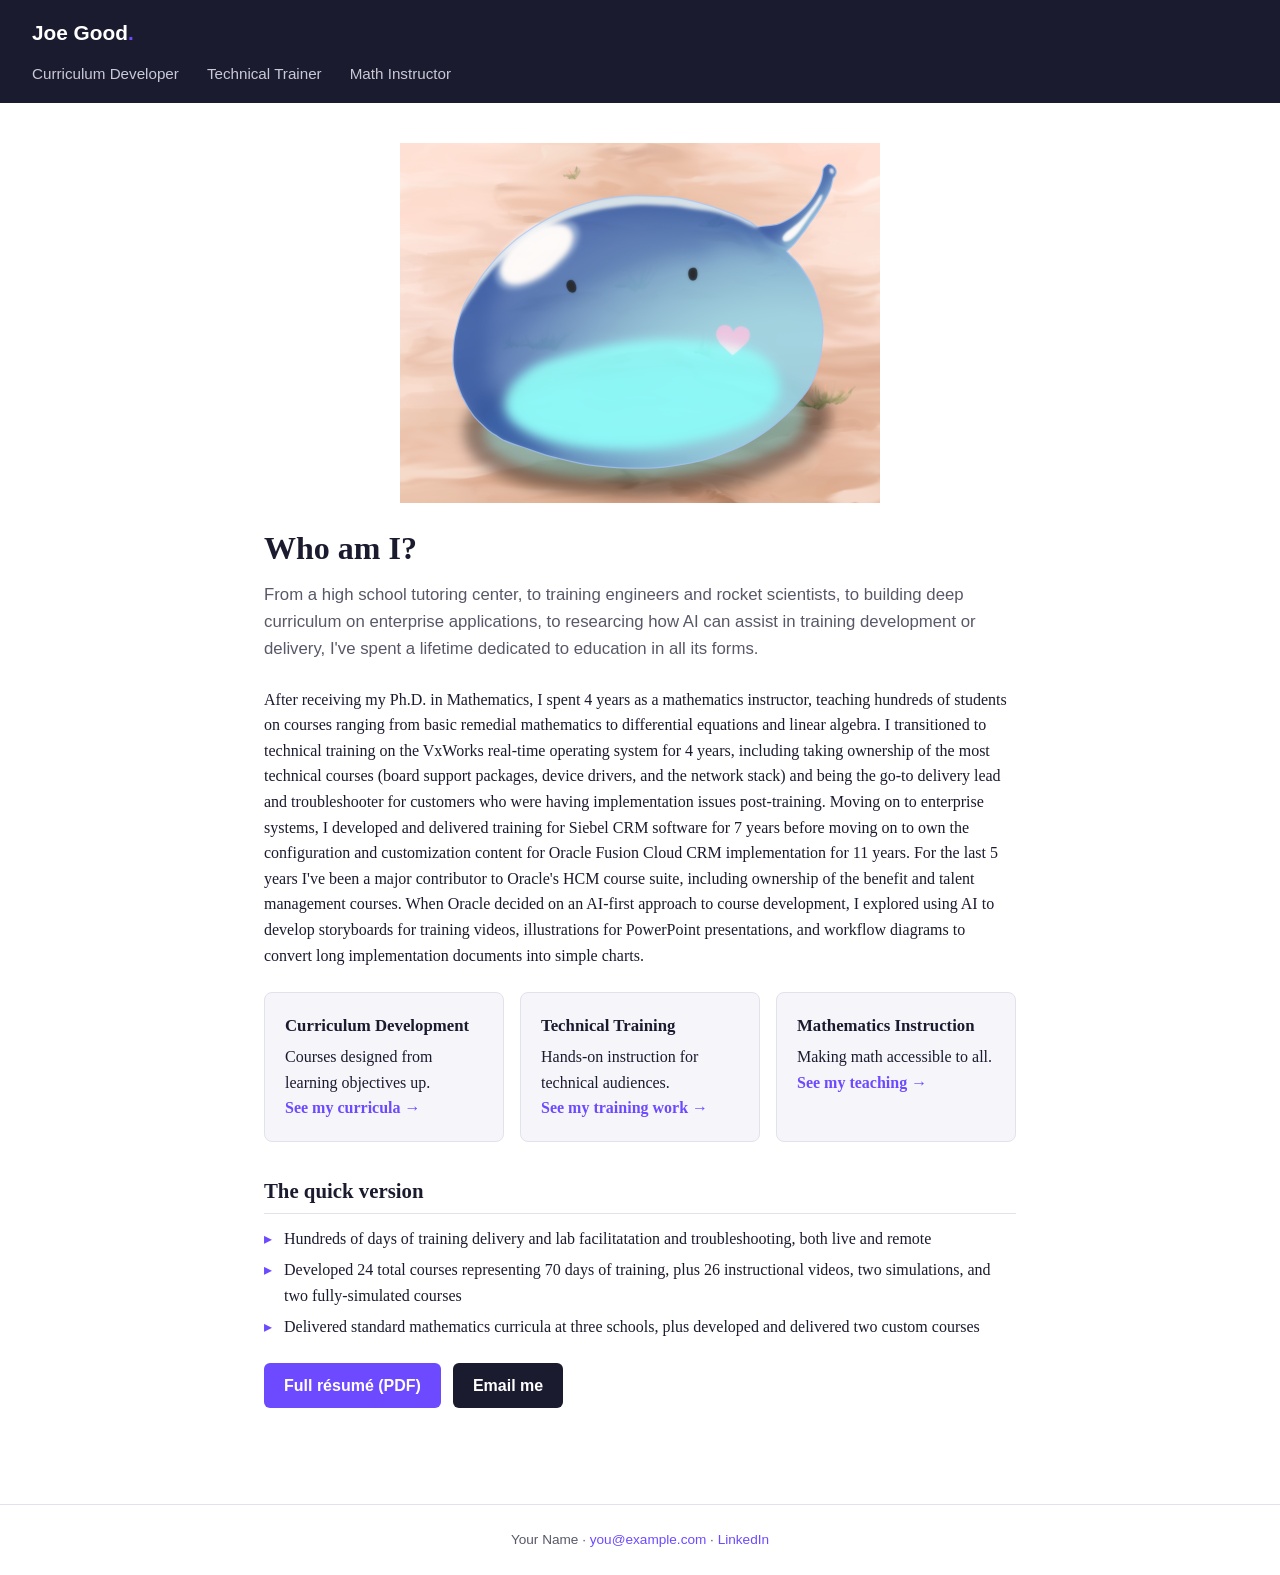
<file: index.html>
<!DOCTYPE html>
<html lang="en">
<head>
  <meta charset="UTF-8">
  <meta name="viewport" content="width=device-width, initial-scale=1.0">
  <!-- Generated by Proton's AI, then edited by Joe -->
  <title>Joe Good's Web Page</title>
  <meta name="description" content="Joe Good's portfolio for his various roles">
  <link rel="stylesheet" href="style.css">
</head>
<body>
  <header>
    <a class="site-title" href="index.html">Joe Good<span>.</span></a>
    <nav>
      <a href="curriculum.html">Curriculum Developer</a>
      <a href="trainer.html">Technical Trainer</a>
      <a href="math.html">Math Instructor</a>
    </nav>
  </header>

  <main>
    <img src="sui.jpeg" alt="A profile picture of Joe Good." style="width:480px;height=360px;margin-bottom: 20px" class="center">
    <h1>Who am I?</h1>
    <p class="tagline">
      From a high school tutoring center, to training engineers and rocket scientists, to building deep curriculum on enterprise applications, to researcing how AI can assist in training development or delivery, I've spent a lifetime dedicated to education in all its forms.
    </p>

    <p>
      After receiving my Ph.D. in Mathematics, I spent 4 years as a mathematics instructor, teaching hundreds of students on courses ranging from basic remedial mathematics to differential equations and linear algebra. I transitioned to technical training on the VxWorks real-time operating system for 4 years, including taking ownership of the most technical courses (board support packages, device drivers, and the network stack) and being the go-to delivery lead and troubleshooter for customers who were having implementation issues post-training. Moving on to enterprise systems, I developed and delivered training for Siebel CRM software for 7 years before moving on to own the configuration and customization content for Oracle Fusion Cloud CRM implementation for 11 years. For the last 5 years I've been a major contributor to Oracle's HCM course suite, including ownership of the benefit and talent management courses. When Oracle decided on an AI-first approach to course development, I explored using AI to develop storyboards for training videos, illustrations for PowerPoint presentations, and workflow diagrams to convert long implementation documents into simple charts.
    </p>

    <div class="role-cards">
      <div class="card">
        <h3>Curriculum Development</h3>
        <p>Courses designed from learning objectives up.</p>
        <a href="curriculum.html">See my curricula →</a>
      </div>
      <div class="card">
        <h3>Technical Training</h3>
        <p>Hands-on instruction for technical audiences.</p>
        <a href="trainer.html">See my training work →</a>
      </div>
      <div class="card">
        <h3>Mathematics Instruction</h3>
        <p>Making math accessible to all.</p>
        <a href="math.html">See my teaching →</a>
      </div>
    </div>

    <h2>The quick version</h2>
    <ul class="metrics">
      <li>Hundreds of days of training delivery and lab facilitatation and troubleshooting, both live and remote</li>
      <li>Developed 24 total courses representing 70 days of training, plus 26 instructional videos, two simulations, and two fully-simulated courses</li>
      <li>Delivered standard mathematics curricula at three schools, plus developed and delivered two custom courses</li>
    </ul>

    <a class="button" href="full_resume.pdf" download>Full résumé (PDF)</a>
    <a class="button secondary" href="mailto:joegood666@gmail.com">Email me</a>
  </main>

  <footer>
    <p>Your Name · <a href="mailto:joegood666@gmail.com">you@example.com</a> ·
       <a href="https://www.linkedin.com/in/oe-good-8261a31/">LinkedIn</a></p>
  </footer>
</body>
</html>
</file>
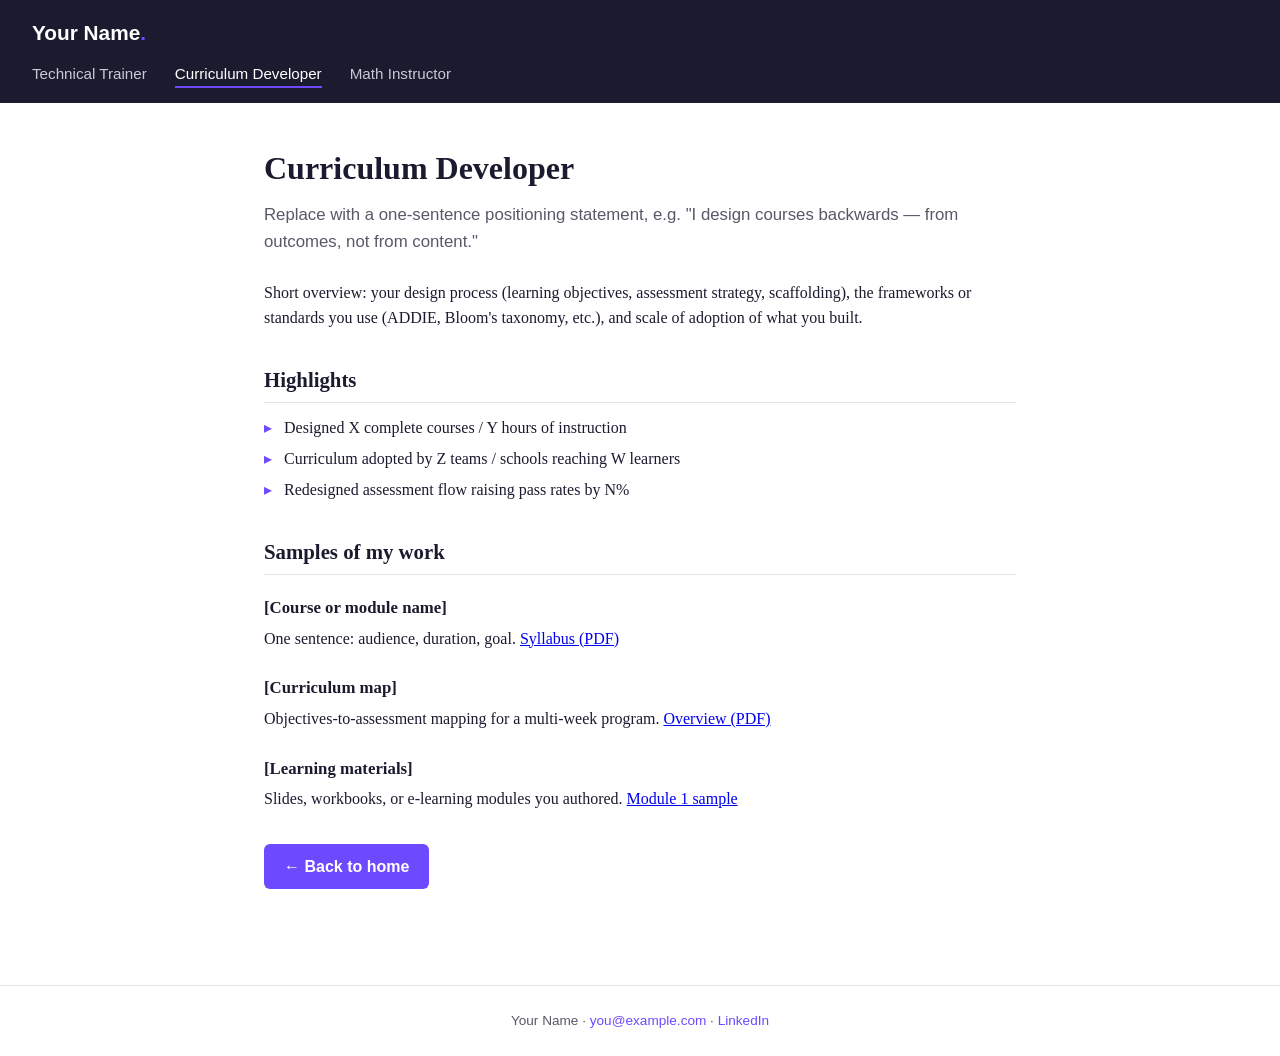
<file: curriculum.html>
<!DOCTYPE html>
<html lang="en">
<head>
  <meta charset="UTF-8">
  <meta name="viewport" content="width=device-width, initial-scale=1.0">
  <title>Your Name — Curriculum Developer</title>
  <meta name="description" content="Curriculum development portfolio: course design, learning objectives, assessments, and materials by Your Name.">
  <link rel="stylesheet" href="style.css">
</head>
<body>
  <header>
    <a class="site-title" href="index.html">Your Name<span>.</span></a>
    <nav>
      <a href="trainer.html">Technical Trainer</a>
      <a href="curriculum.html" class="active">Curriculum Developer</a>
      <a href="math.html">Math Instructor</a>
    </nav>
  </header>

  <main>
    <h1>Curriculum Developer</h1>
    <p class="tagline">Replace with a one-sentence positioning statement, e.g.
      "I design courses backwards — from outcomes, not from content."</p>

    <p>
      Short overview: your design process (learning objectives, assessment
      strategy, scaffolding), the frameworks or standards you use
      (ADDIE, Bloom's taxonomy, etc.), and scale of adoption of what you built.
    </p>

    <h2>Highlights</h2>
    <!-- EDIT: 3 quantified achievements -->
    <ul class="metrics">
      <li>Designed X complete courses / Y hours of instruction</li>
      <li>Curriculum adopted by Z teams / schools reaching W learners</li>
      <li>Redesigned assessment flow raising pass rates by N%</li>
    </ul>

    <h2>Samples of my work</h2>
    <!-- EDIT: syllabi, module outlines, mapping matrices (sanitize confidential content) -->
    <div class="work-item">
      <h3>[Course or module name]</h3>
      <p>One sentence: audience, duration, goal.
         <a href="samples/syllabus.pdf">Syllabus (PDF)</a></p>
    </div>
    <div class="work-item">
      <h3>[Curriculum map]</h3>
      <p>Objectives-to-assessment mapping for a multi-week program.
         <a href="samples/curriculum-map.pdf">Overview (PDF)</a></p>
    </div>
    <div class="work-item">
      <h3>[Learning materials]</h3>
      <p>Slides, workbooks, or e-learning modules you authored.
         <a href="samples/module-one.pdf">Module 1 sample</a></p>
    </div>

    <a class="button" href="index.html">← Back to home</a>
  </main>

  <footer>
    <p>Your Name · <a href="mailto:you@example.com">you@example.com</a> ·
       <a href="https://www.linkedin.com/in/YOUR-HANDLE">LinkedIn</a></p>
  </footer>
</body>
</html>
</file>
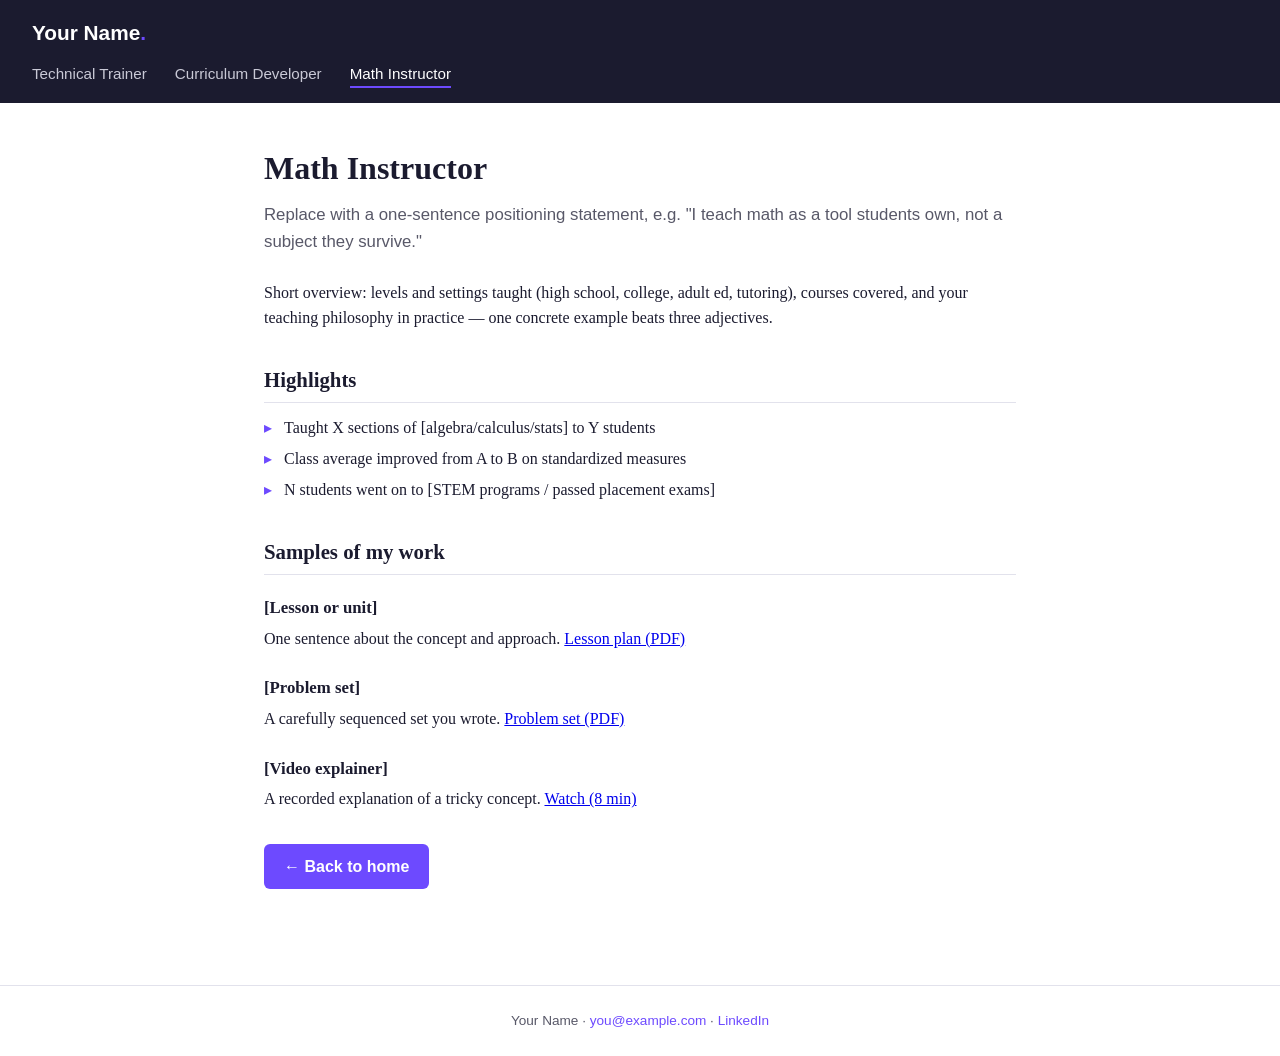
<file: math.html>
<!DOCTYPE html>
<html lang="en">
<head>
  <meta charset="UTF-8">
  <meta name="viewport" content="width=device-width, initial-scale=1.0">
  <title>Your Name — Math Instructor</title>
  <meta name="description" content="Mathematics teaching portfolio: courses taught, student outcomes, and teaching materials by Your Name.">
  <link rel="stylesheet" href="style.css">
</head>
<body>
  <header>
    <a class="site-title" href="index.html">Your Name<span>.</span></a>
    <nav>
      <a href="trainer.html">Technical Trainer</a>
      <a href="curriculum.html">Curriculum Developer</a>
      <a href="math.html" class="active">Math Instructor</a>
    </nav>
  </header>

  <main>
    <h1>Math Instructor</h1>
    <p class="tagline">Replace with a one-sentence positioning statement, e.g.
      "I teach math as a tool students own, not a subject they survive."</p>

    <p>
      Short overview: levels and settings taught (high school, college,
      adult ed, tutoring), courses covered, and your teaching philosophy
      in practice — one concrete example beats three adjectives.
    </p>

    <h2>Highlights</h2>
    <!-- EDIT: 3 quantified achievements -->
    <ul class="metrics">
      <li>Taught X sections of [algebra/calculus/stats] to Y students</li>
      <li>Class average improved from A to B on standardized measures</li>
      <li>N students went on to [STEM programs / passed placement exams]</li>
    </ul>

    <h2>Samples of my work</h2>
    <!-- EDIT: lesson plans, problem sets, exam design, video explainers -->
    <div class="work-item">
      <h3>[Lesson or unit]</h3>
      <p>One sentence about the concept and approach.
         <a href="samples/lesson-plan.pdf">Lesson plan (PDF)</a></p>
    </div>
    <div class="work-item">
      <h3>[Problem set]</h3>
      <p>A carefully sequenced set you wrote.
         <a href="samples/problem-set.pdf">Problem set (PDF)</a></p>
    </div>
    <div class="work-item">
      <h3>[Video explainer]</h3>
      <p>A recorded explanation of a tricky concept.
         <a href="https://youtu.be/XXXX">Watch (8 min)</a></p>
    </div>

    <a class="button" href="index.html">← Back to home</a>
  </main>

  <footer>
    <p>Your Name · <a href="mailto:you@example.com">you@example.com</a> ·
       <a href="https://www.linkedin.com/in/YOUR-HANDLE">LinkedIn</a></p>
  </footer>
</body>
</html>
</file>
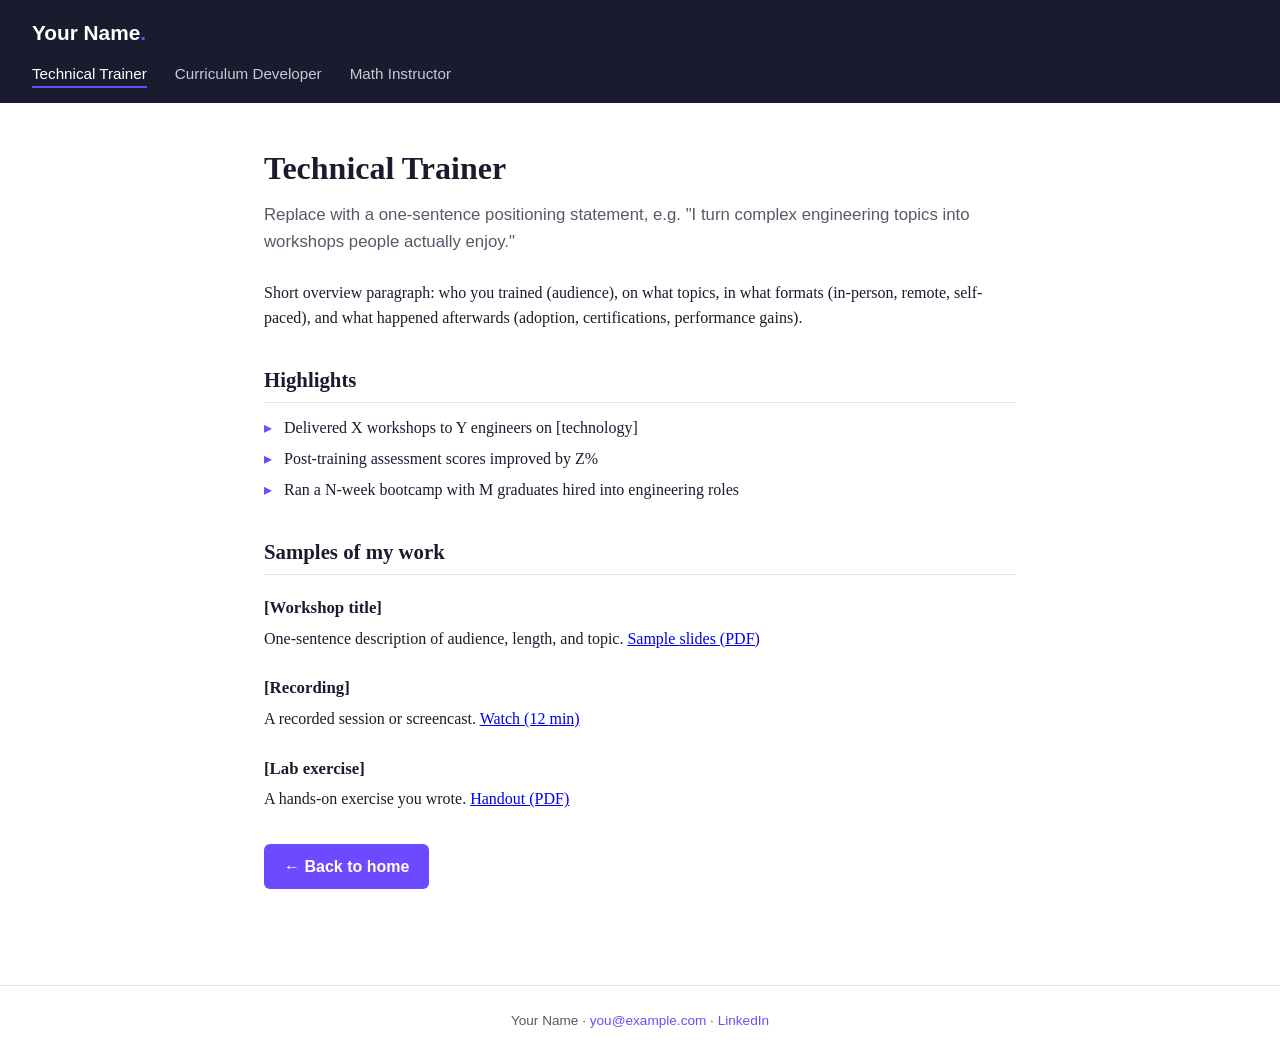
<file: trainer.html>
<!DOCTYPE html>
<html lang="en">
<head>
  <meta charset="UTF-8">
  <meta name="viewport" content="width=device-width, initial-scale=1.0">
  <title>Your Name — Technical Trainer</title>
  <meta name="description" content="Technical training portfolio: workshops, bootcamps, and corporate instruction by Your Name.">
  <link rel="stylesheet" href="style.css">
</head>
<body>
  <header>
    <a class="site-title" href="index.html">Your Name<span>.</span></a>
    <nav>
      <a href="trainer.html" class="active">Technical Trainer</a>
      <a href="curriculum.html">Curriculum Developer</a>
      <a href="math.html">Math Instructor</a>
    </nav>
  </header>

  <main>
    <h1>Technical Trainer</h1>
    <p class="tagline">Replace with a one-sentence positioning statement, e.g.
      "I turn complex engineering topics into workshops people actually enjoy."</p>

    <p>
      Short overview paragraph: who you trained (audience), on what topics,
      in what formats (in-person, remote, self-paced), and what happened
      afterwards (adoption, certifications, performance gains).
    </p>

    <h2>Highlights</h2>
    <!-- EDIT: 3 quantified achievements -->
    <ul class="metrics">
      <li>Delivered X workshops to Y engineers on [technology]</li>
      <li>Post-training assessment scores improved by Z%</li>
      <li>Ran a N-week bootcamp with M graduates hired into engineering roles</li>
    </ul>

    <h2>Samples of my work</h2>
    <!-- EDIT: link to real artifacts. Sanitize anything employer-confidential. -->
    <div class="work-item">
      <h3>[Workshop title]</h3>
      <p>One-sentence description of audience, length, and topic.
         <a href="samples/workshop-slides.pdf">Sample slides (PDF)</a></p>
    </div>
    <div class="work-item">
      <h3>[Recording]</h3>
      <p>A recorded session or screencast.
         <a href="https://youtu.be/XXXX">Watch (12 min)</a></p>
    </div>
    <div class="work-item">
      <h3>[Lab exercise]</h3>
      <p>A hands-on exercise you wrote.
         <a href="samples/lab-handout.pdf">Handout (PDF)</a></p>
    </div>

    <a class="button" href="index.html">← Back to home</a>
  </main>

  <footer>
    <p>Your Name · <a href="mailto:you@example.com">you@example.com</a> ·
       <a href="https://www.linkedin.com/in/YOUR-HANDLE">LinkedIn</a></p>
  </footer>
</body>
</html>
</file>
<file: style.css>
:root {
  --purple: #6d4aff;
  --dark: #1b1b2f;
  --grey: #585868;
  --light: #f5f5fa;
  --border: #e2e2ec;
}

* { margin: 0; padding: 0; box-sizing: border-box; }

body {
  font-family: Georgia, "Times New Roman", serif;
  color: var(--dark);
  background: #ffffff;
  line-height: 1.6;
}

/* ---------- Header & navigation ---------- */
header {
  background: var(--dark);
  padding: 1rem 2rem;
}

.site-title {
  font-family: Helvetica, Arial, sans-serif;
  font-weight: bold;
  font-size: 1.3rem;
  color: #ffffff;
  text-decoration: none;
}
.site-title span { color: var(--purple); }

nav { margin-top: 0.75rem; }

nav a {
  font-family: Helvetica, Arial, sans-serif;
  font-size: 0.95rem;
  color: #c9c9d6;
  text-decoration: none;
  margin-right: 1.5rem;
  padding-bottom: 0.25rem;
  border-bottom: 2px solid transparent;
}

nav a:hover { color: #ffffff; }
nav a.active { color: #ffffff; border-bottom-color: var(--purple); }

/* ---------- Page layout ---------- */
main {
  max-width: 800px;
  margin: 0 auto;
  padding: 2.5rem 1.5rem;
}

h1 {
  font-size: 2rem;
  margin-bottom: 0.5rem;
}

h2 {
  font-size: 1.3rem;
  margin: 2rem 0 0.75rem;
  border-bottom: 1px solid var(--border);
  padding-bottom: 0.35rem;
}

h3 { margin: 1.25rem 0 0.25rem; font-size: 1.05rem; }

.tagline {
  font-family: Helvetica, Arial, sans-serif;
  color: var(--grey);
  font-size: 1.05rem;
  margin-bottom: 1.5rem;
}

.center {
  display: block;
  margin-left: auto;
  margin-right: auto;
  width: 50%;
}

.role-cards {
  display: grid;
  grid-template-columns: repeat(auto-fit, minmax(220px, 1fr));
  gap: 1rem;
  margin: 1.5rem 0;
}

.card {
  border: 1px solid var(--border);
  border-radius: 8px;
  padding: 1.25rem;
  background: var(--light);
}

.card h3 { margin-top: 0; }
.card a { color: var(--purple); font-weight: bold; text-decoration: none; }
.card a:hover { text-decoration: underline; }

ul.metrics { list-style: none; margin: 0.5rem 0 1rem; }
ul.metrics li { padding-left: 1.25rem; position: relative; margin-bottom: 0.35rem; }
ul.metrics li::before {
  content: "▸";
  position: absolute;
  left: 0;
  color: var(--purple);
}

.button {
  display: inline-block;
  font-family: Helvetica, Arial, sans-serif;
  background: var(--purple);
  color: #ffffff;
  padding: 0.6rem 1.25rem;
  border-radius: 6px;
  text-decoration: none;
  font-weight: bold;
  margin: 0.5rem 0.5rem 0.5rem 0;
}
.button:hover { opacity: 0.9; }
.button.secondary { background: var(--dark); }

.work-item { margin-bottom: 1.5rem; }
.work-item p { margin-top: 0.25rem; }

footer {
  border-top: 1px solid var(--border);
  margin-top: 3rem;
  padding: 1.5rem;
  text-align: center;
  font-family: Helvetica, Arial, sans-serif;
  font-size: 0.85rem;
  color: var(--grey);
}

footer a { color: var(--purple); text-decoration: none; }
footer a:hover { text-decoration: underline; }
</file>
